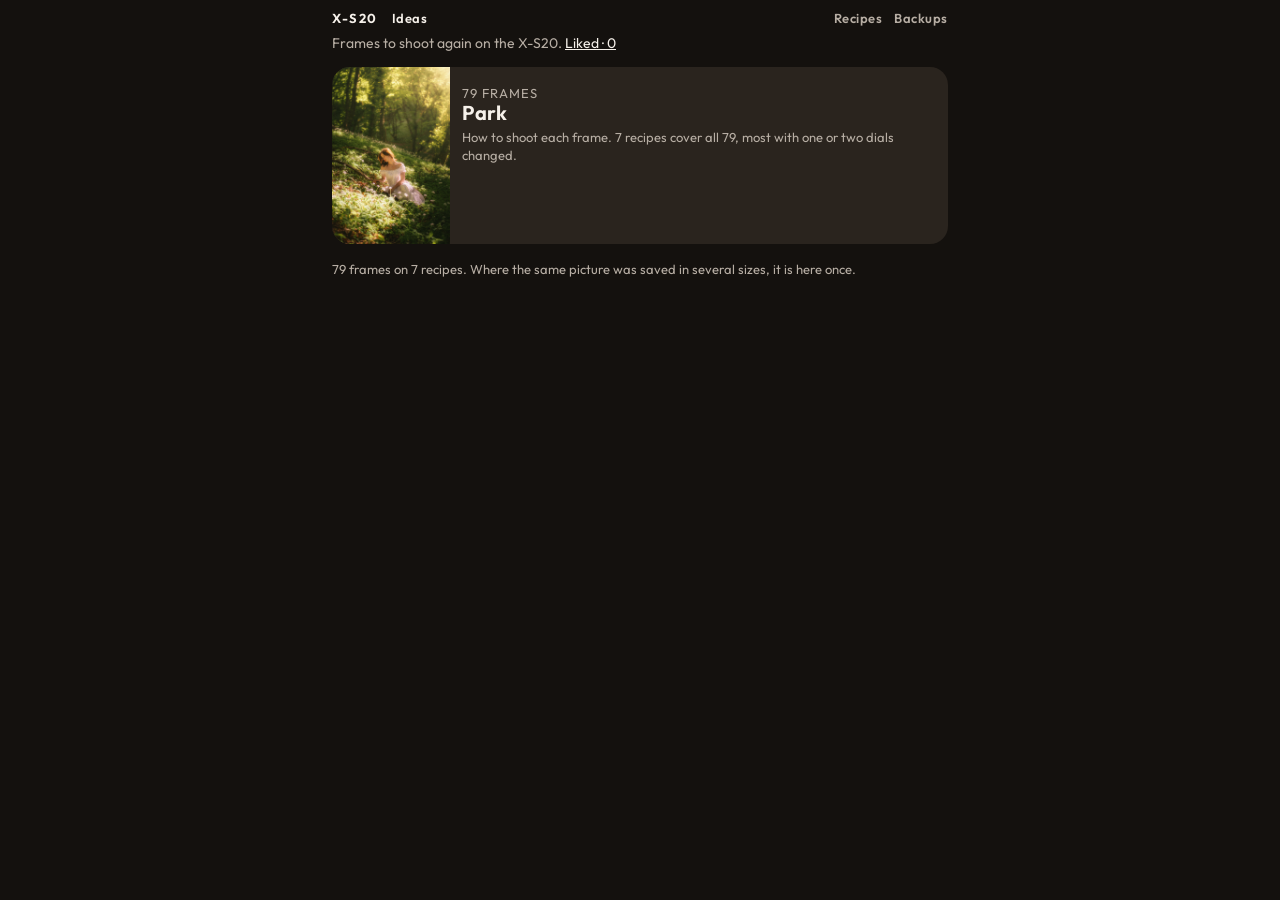
<file: ideas/index.html>
<!DOCTYPE html>
<html lang="en">
<head>
  <meta charset="utf-8">
  <meta name="viewport" content="width=device-width, initial-scale=1, viewport-fit=cover">
  <meta name="theme-color" content="#14110e">
  <link rel="icon" href="data:,">
  <title>Ideas · X-S20</title>
  <link rel="preconnect" href="https://fonts.googleapis.com">
  <link rel="preconnect" href="https://fonts.gstatic.com" crossorigin>
  <link href="https://fonts.googleapis.com/css2?family=Outfit:wght@420;580;680&display=swap" rel="stylesheet">
  <link rel="stylesheet" href="../ideas/ideas.css?v=6">
</head>
<body data-page="groups">
  <div class="app">
    <header>
      <div class="bar">
        <div class="brand-row">
          <p class="brand"><a href="../">X-S20</a></p>
          <a class="nav" href="../ideas/" aria-current="page">Ideas</a>
        </div>
        <div class="end">
          <a class="nav" href="../recipes/">Recipes</a>
          <a class="nav" href="../">Backups</a>
        </div>
      </div>
      <p class="lede" id="lede"></p>
    </header>
    <main id="main"></main>
  </div>
  <script src="../ideas/ideas-data.js"></script>
  <script src="../likes.js?v=2"></script>
  <script src="../ideas/ideas.js?v=8"></script>
</body>
</html>
</file>
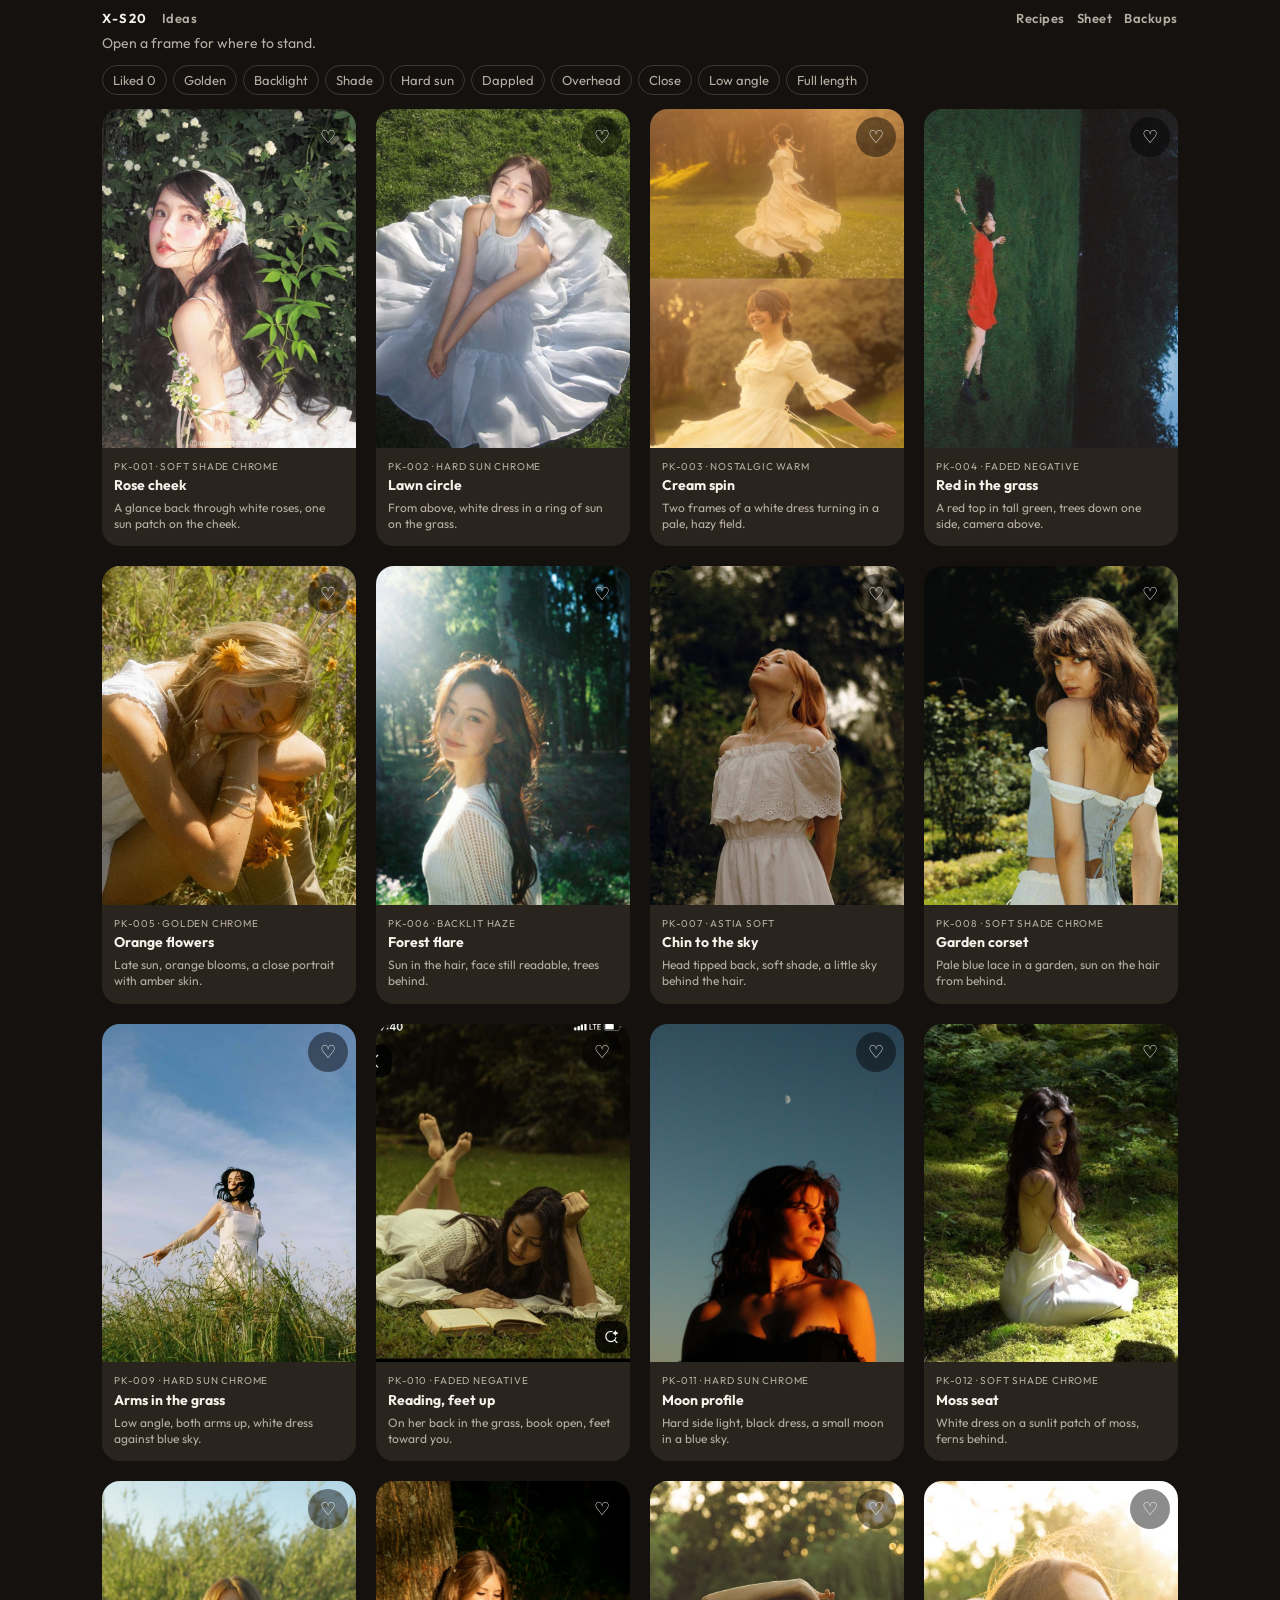
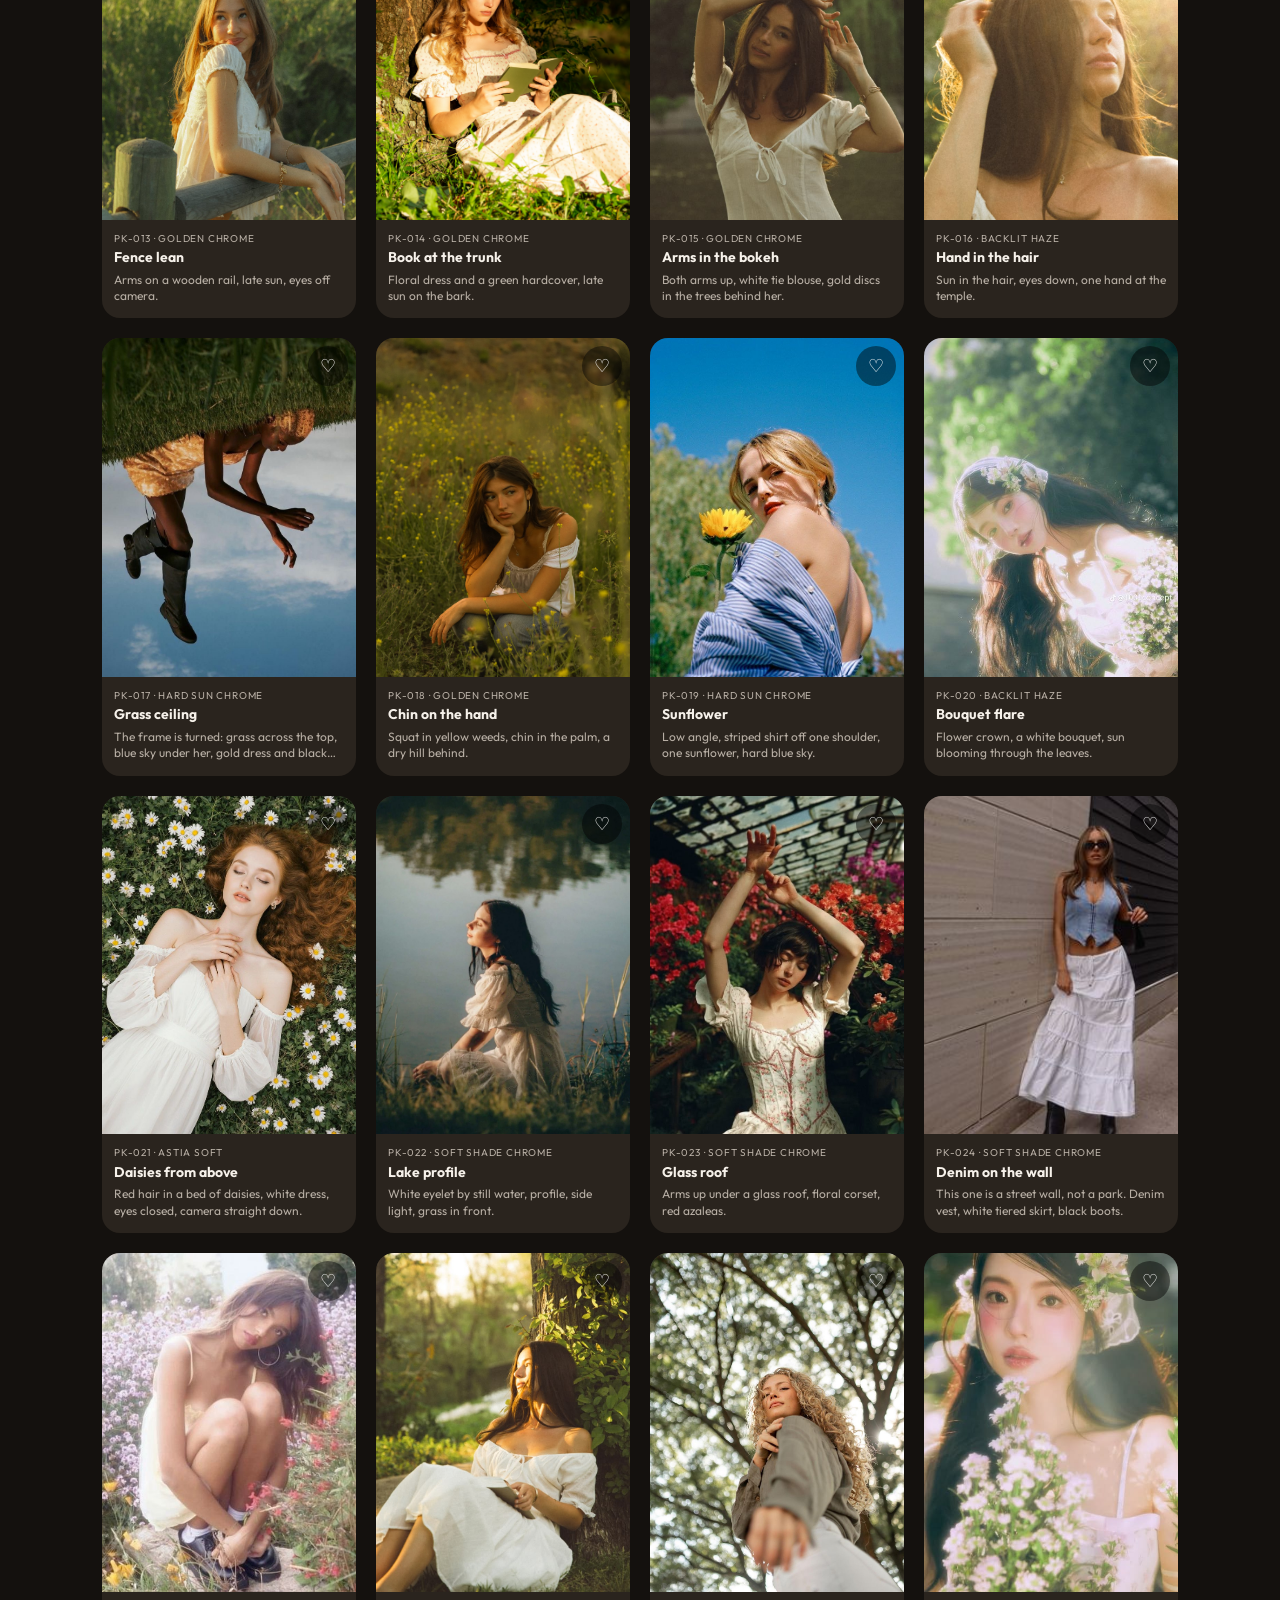
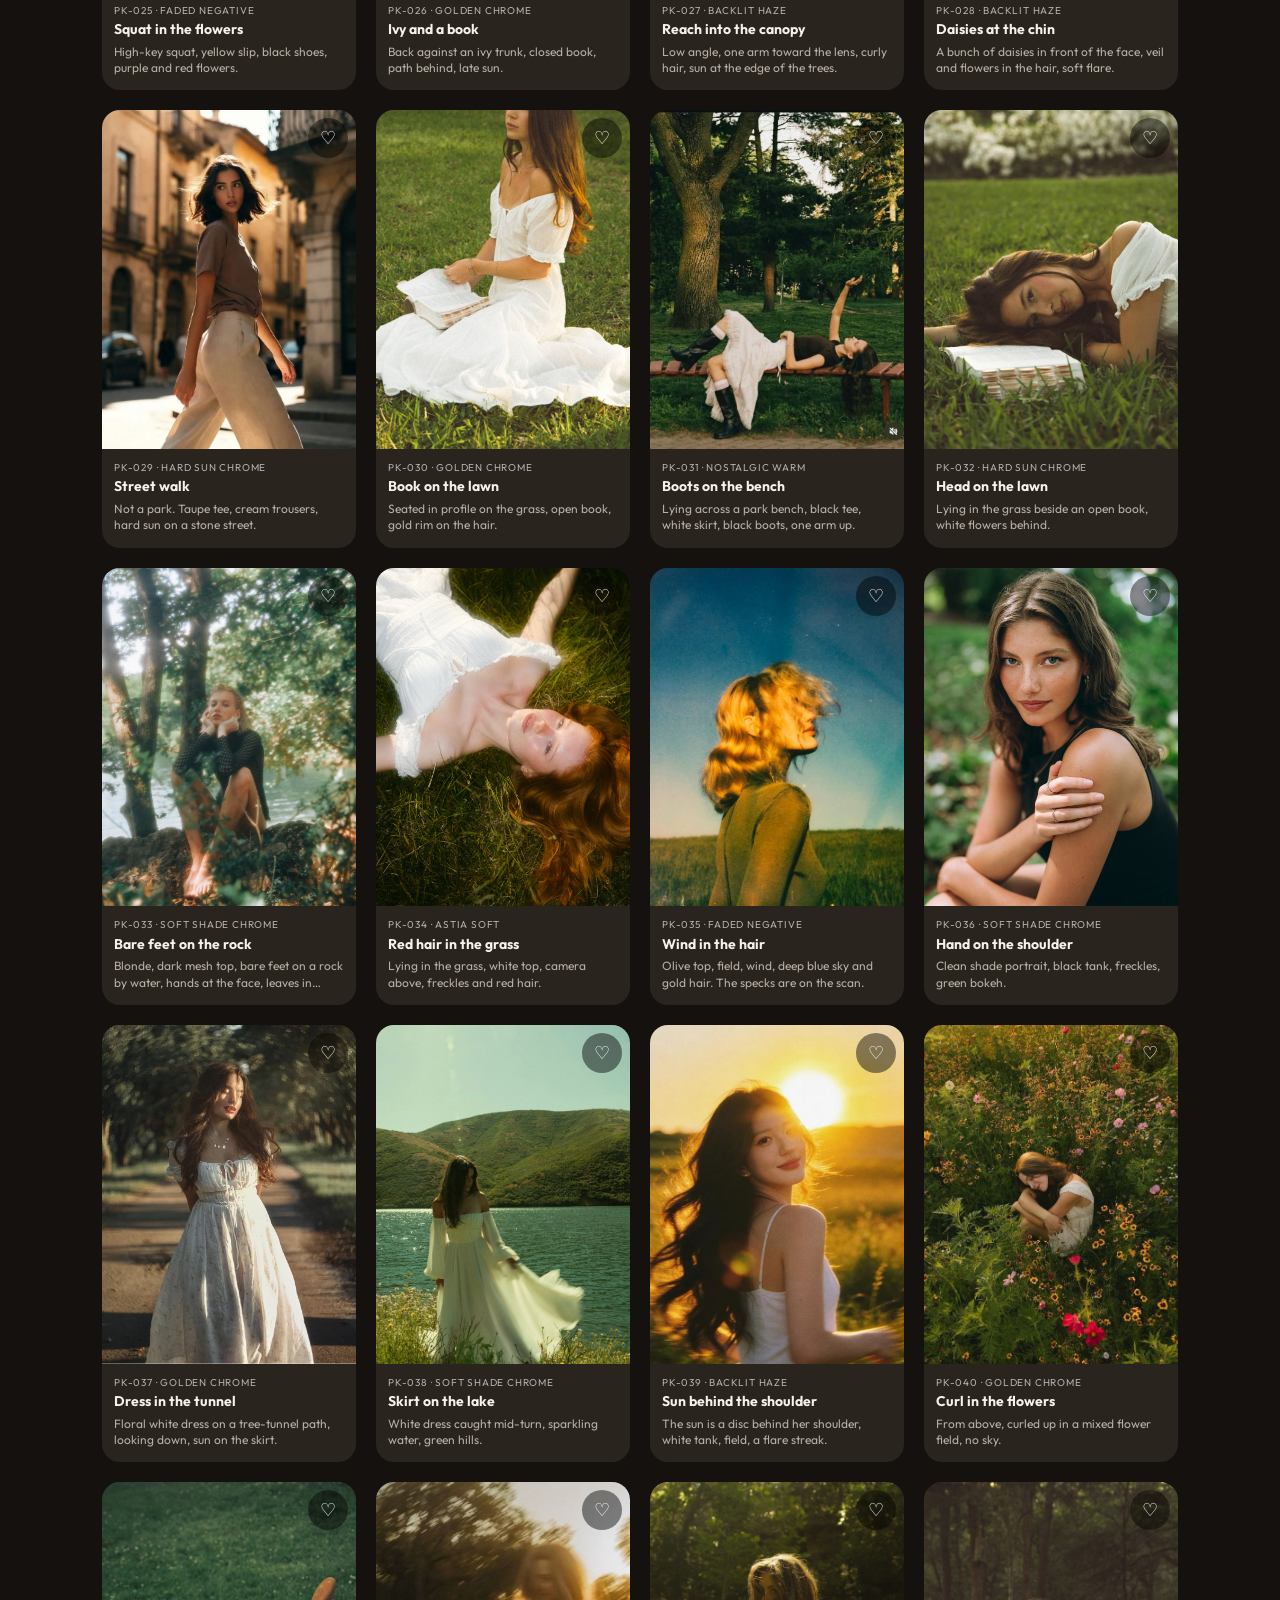
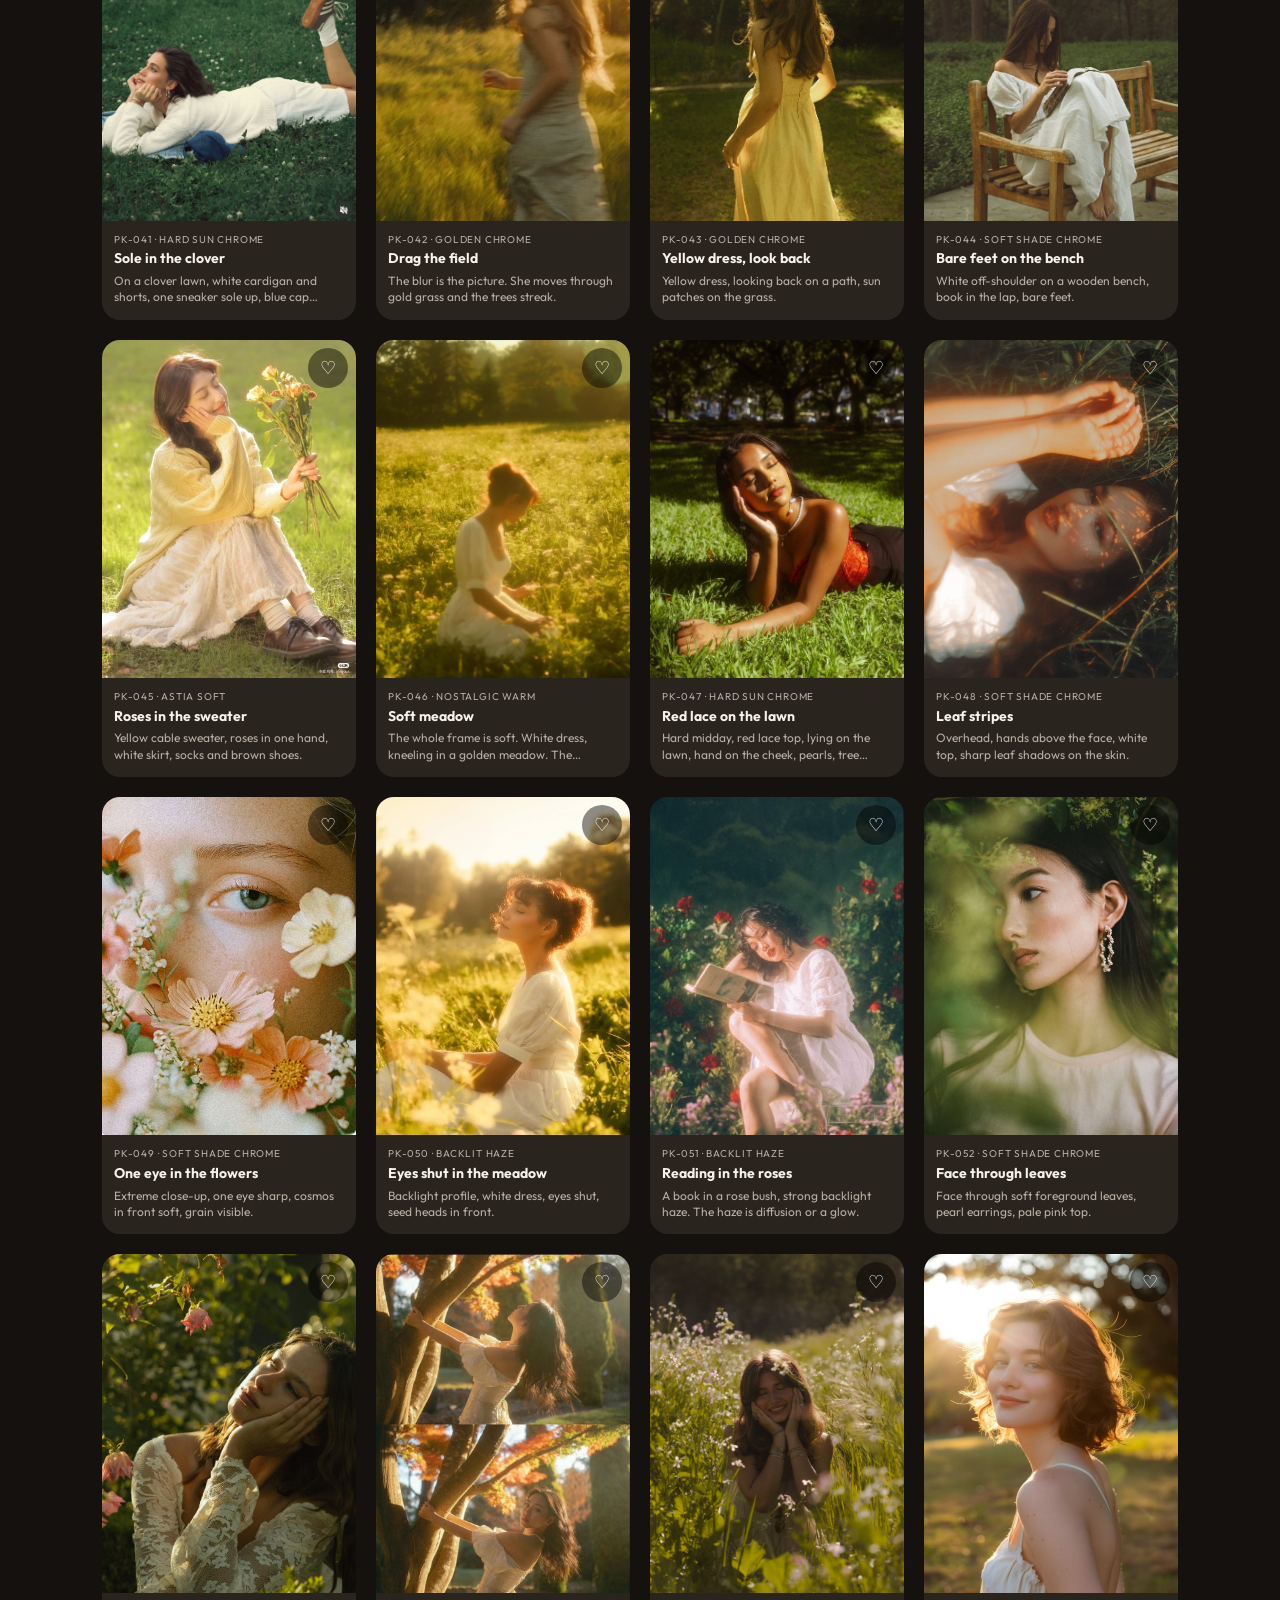
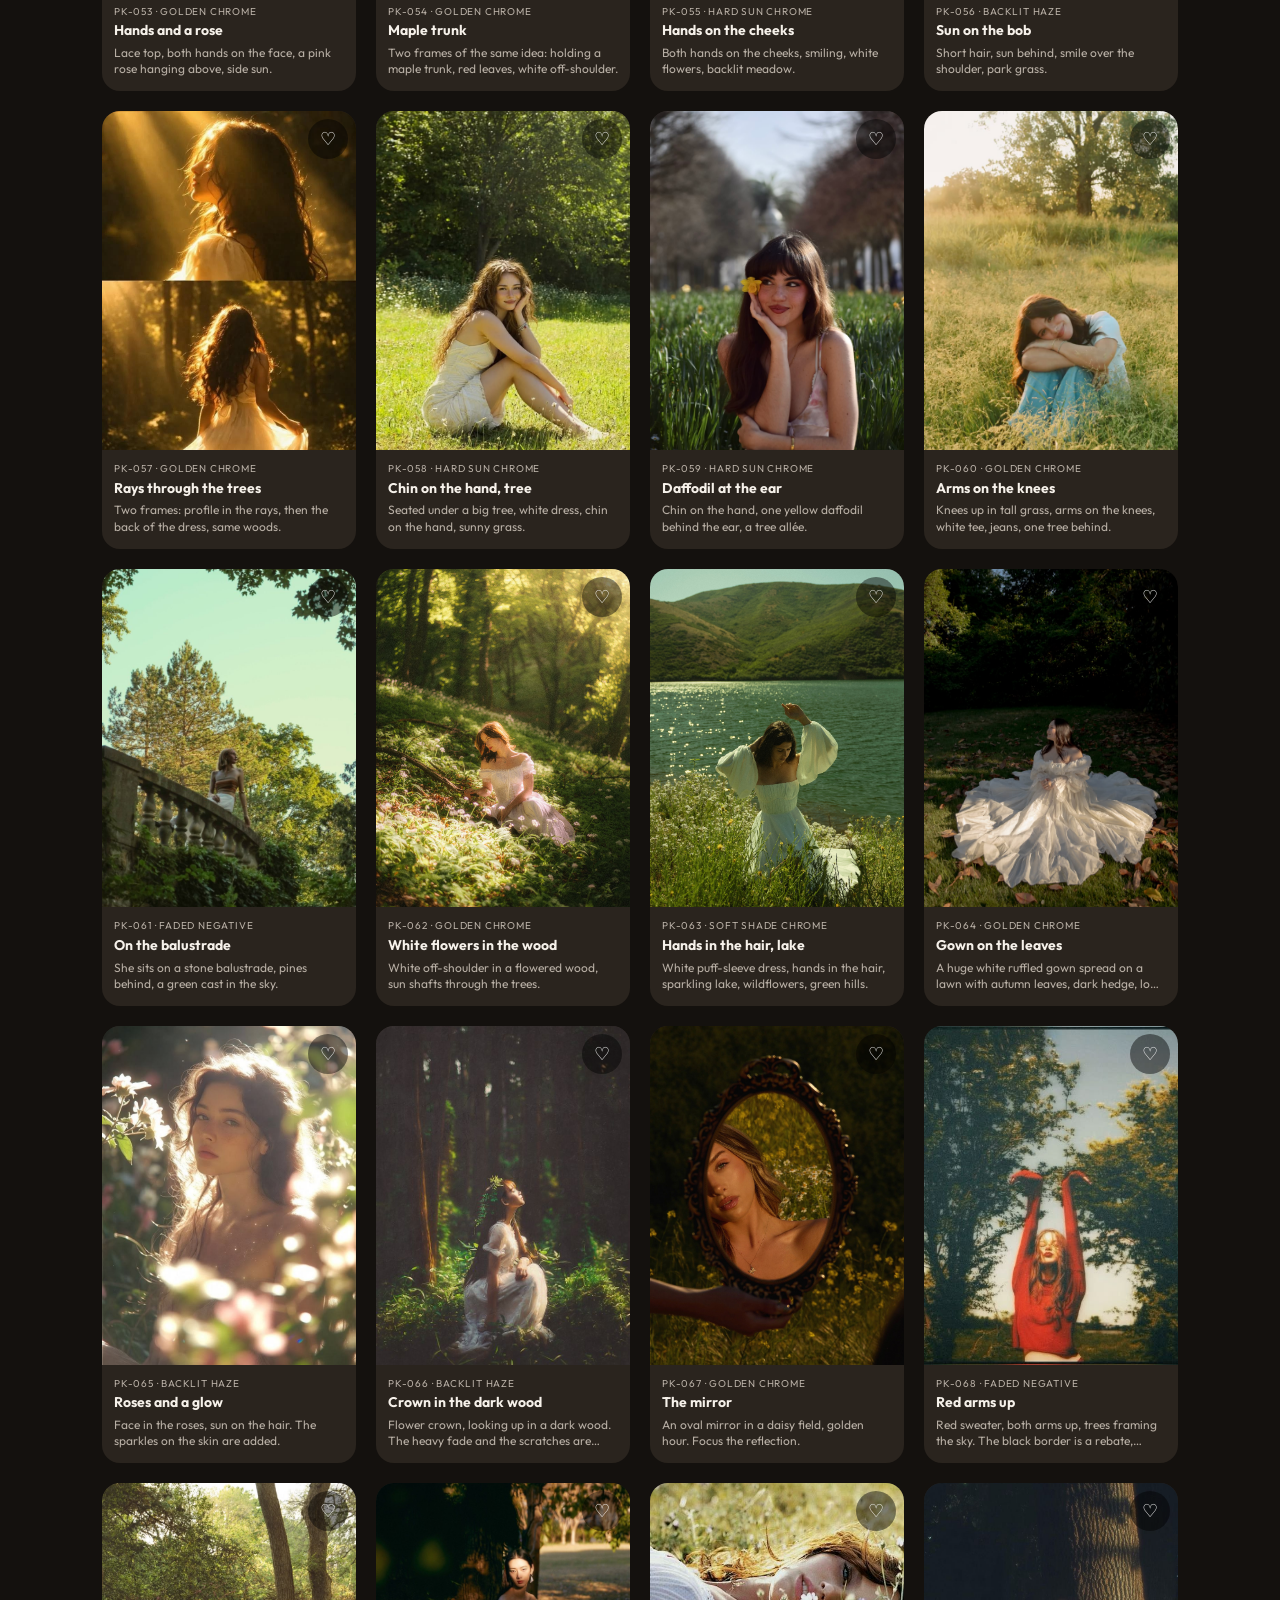
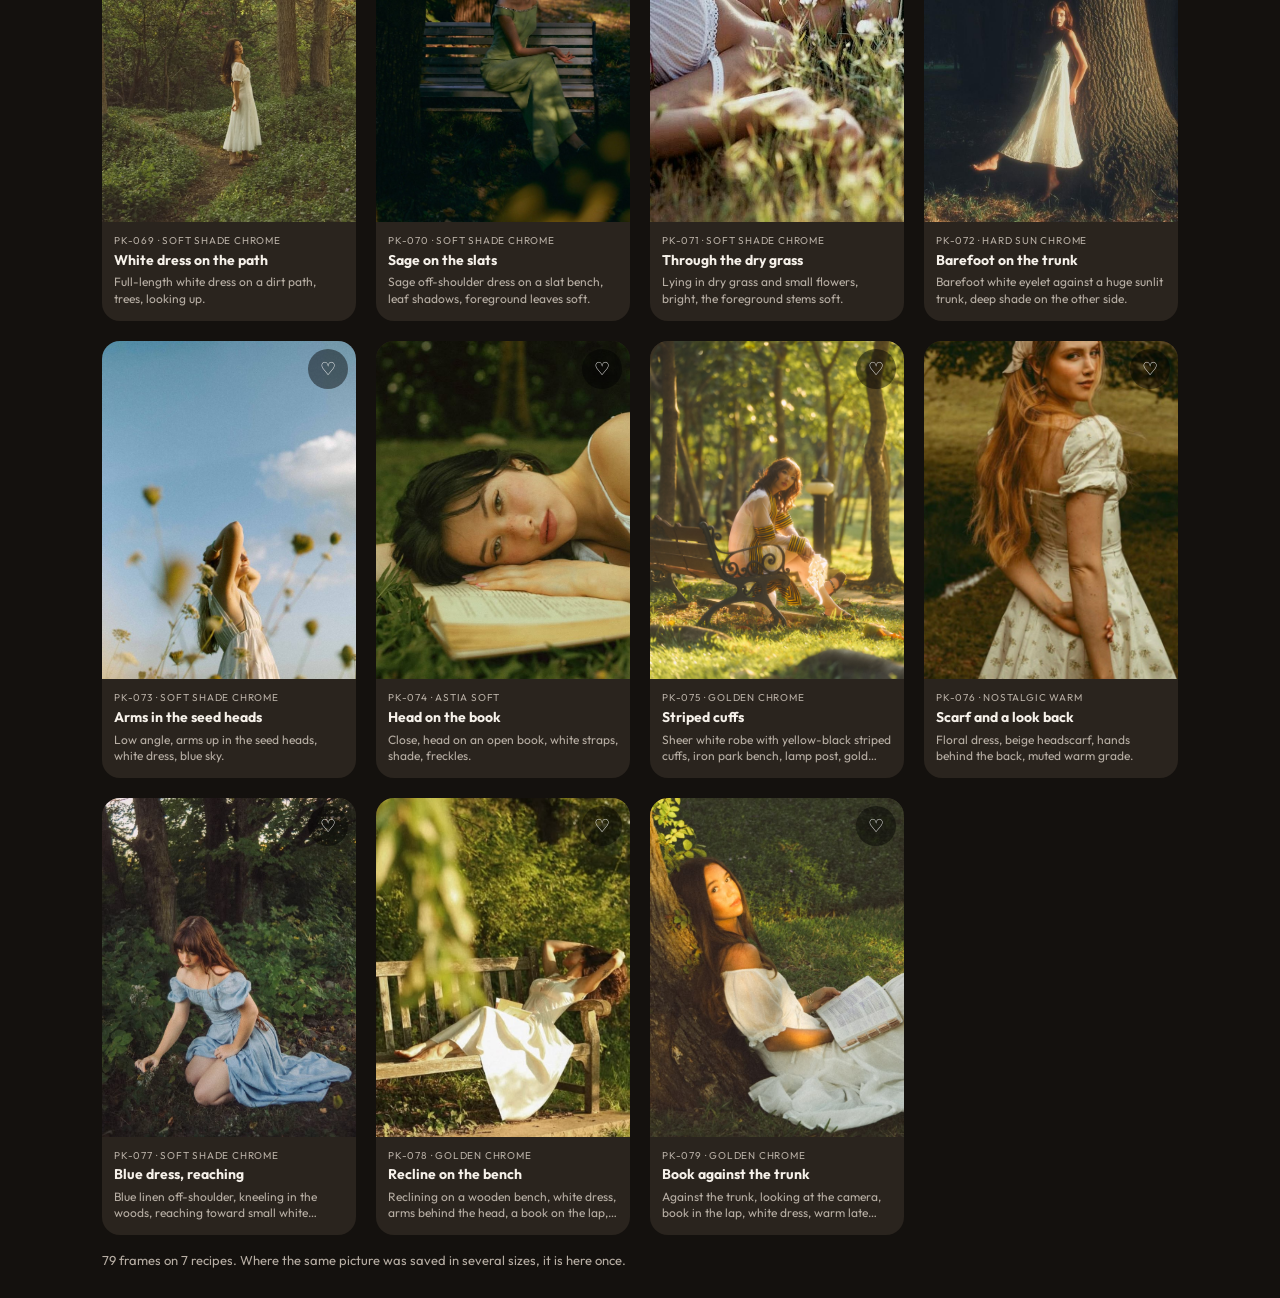
<file: ideas/park/index.html>
<!DOCTYPE html>
<html lang="en">
<head>
  <meta charset="utf-8">
  <meta name="viewport" content="width=device-width, initial-scale=1, viewport-fit=cover">
  <meta name="theme-color" content="#14110e">
  <link rel="icon" href="data:,">
  <title>Park · Ideas</title>
  <link rel="preconnect" href="https://fonts.googleapis.com">
  <link rel="preconnect" href="https://fonts.gstatic.com" crossorigin>
  <link href="https://fonts.googleapis.com/css2?family=Outfit:wght@420;580;680&display=swap" rel="stylesheet">
  <link rel="stylesheet" href="../../ideas/ideas.css?v=6">
</head>
<body data-page="park">
  <div class="app">
    <header>
      <div class="bar">
        <div class="brand-row">
          <p class="brand"><a href="../../">X-S20</a></p>
          <a class="nav" href="../../ideas/">Ideas</a>
        </div>
        <div class="end">
          <a class="nav" href="../../recipes/?group=park">Recipes</a>
          <a class="nav" href="../../ideas/park/recipes/">Sheet</a>
          <a class="nav" href="../../">Backups</a>
        </div>
      </div>
      <p class="lede" id="lede"></p>
      <div class="chips" id="filters"></div>
    </header>
    <main id="main"></main>
  </div>
  <script src="../../ideas/ideas-data.js?v=2"></script>
  <script src="../../ideas/fuji-triangle.js?v=1"></script>
  <script src="../../ideas/fuji-settings.js?v=6"></script>
  <script src="../../likes.js?v=2"></script>
  <script src="../../ideas/ideas.js?v=8"></script>
</body>
</html>
</file>
<file: ideas/ideas.css>
:root {
  --ink: #f6f1ea;
  --muted: #b7aea4;
  --bg: #14110e;
  --line: rgba(255, 255, 255, 0.16);
  --paper: #f6f1ea;
  --paper-ink: #1a140f;
  --paper-muted: #6b5e54;
}

* { box-sizing: border-box; }
html, body {
  margin: 0;
  background: var(--bg);
  color: var(--ink);
  font-family: Outfit, sans-serif;
}
body { min-height: 100dvh; }
a { color: inherit; }

.app {
  width: min(640px, 100%);
  margin: 0 auto;
  padding:
    calc(10px + env(safe-area-inset-top))
    12px
    calc(28px + env(safe-area-inset-bottom));
}

.bar { display: flex; justify-content: space-between; align-items: baseline; gap: 8px 12px; flex-wrap: wrap; }
@media (max-width: 520px) {
  .end { flex-basis: 100%; justify-content: flex-end; }
}
.end { display: flex; gap: 12px; align-items: baseline; flex-wrap: wrap; }
.brand-row { display: flex; align-items: baseline; gap: 14px; }
.brand {
  margin: 0;
  font-weight: 680;
  letter-spacing: 0.12em;
  font-size: 13px;
}
.brand a, .nav { text-decoration: none; }
.nav { color: var(--muted); font-size: 13px; font-weight: 580; letter-spacing: 0.04em; }
.nav[aria-current="page"] { color: var(--ink); }
.lede { margin: 8px 0 0; color: var(--muted); font-size: 14px; line-height: 1.35; }
.lede a { color: var(--ink); }

.chips { display: flex; flex-wrap: wrap; gap: 6px; margin-top: 12px; }
.chips button {
  font: inherit;
  color: var(--muted);
  cursor: pointer;
  background: transparent;
  border: 1px solid var(--line);
  border-radius: 999px;
  padding: 6px 10px;
  font-size: 13px;
}
.chips button[aria-pressed="true"] {
  background: var(--ink);
  color: #1a140f;
  border-color: var(--ink);
}

body[data-page="park"] .app,
body[data-page="recipes"] .app { width: min(1100px, 100%); }
.detail { width: min(640px, 100%); margin-inline: auto; }
.groups { display: grid; gap: 10px; margin-top: 14px; }
.gallery {
  display: grid;
  grid-template-columns: repeat(2, minmax(0, 1fr));
  gap: 12px;
  margin-top: 14px;
}
@media (min-width: 760px) {
  .gallery { grid-template-columns: repeat(3, minmax(0, 1fr)); gap: 16px; }
}
@media (min-width: 1040px) {
  .gallery { grid-template-columns: repeat(4, minmax(0, 1fr)); gap: 20px; }
}
.group, .card {
  display: block;
  text-decoration: none;
  color: inherit;
  background: #2a241e;
  border-radius: 18px;
  overflow: hidden;
}
.card { position: relative; }
.card > a { display: block; color: inherit; text-decoration: none; }
.heart {
  position: absolute;
  z-index: 2;
  top: 8px;
  right: 8px;
  width: 40px;
  height: 40px;
  padding: 0;
  display: grid;
  place-items: center;
  font: inherit;
  font-size: 18px;
  line-height: 1;
  cursor: pointer;
  border: 0;
  border-radius: 999px;
  background: rgba(0, 0, 0, 0.45);
  color: white;
}
.heart[aria-pressed="true"] { background: #e7d7c3; color: #1a140f; }
.title-line { display: flex; align-items: flex-start; gap: 10px; }
.title-line h2 { flex: 1; min-width: 0; }
.paper .heart { position: static; flex: 0 0 auto; }
.group { display: grid; grid-template-columns: 118px 1fr; min-height: 118px; }
.group img { width: 100%; height: 100%; object-fit: cover; display: block; }
.card img { width: 100%; height: auto; object-fit: cover; display: block; }
.group div, .card div { padding: 12px 12px 14px; }
.kicker {
  margin: 0 0 4px;
  font-size: 11px;
  letter-spacing: 0.08em;
  text-transform: uppercase;
  color: var(--muted);
}
.paper .kicker a { color: #6b5e54; text-decoration: none; }
.group h2 { margin: 0; font-size: 20px; line-height: 1.05; font-weight: 680; }
.card h2 { margin: 0; font-size: 14px; line-height: 1.2; font-weight: 680; }
.group p, .card p { margin: 6px 0 0; color: var(--muted); font-size: 13px; line-height: 1.35; }
.card p {
  font-size: 12px;
  display: -webkit-box;
  -webkit-line-clamp: 2;
  -webkit-box-orient: vertical;
  overflow: hidden;
}
.card img { aspect-ratio: 3 / 4; }
.tags { display: flex; flex-wrap: wrap; gap: 4px; margin-top: 8px; }
.tag {
  font-size: 11px;
  letter-spacing: 0.04em;
  text-transform: uppercase;
  border: 1px solid var(--line);
  border-radius: 999px;
  padding: 2px 7px;
  color: var(--muted);
}
.foot { margin: 16px 0 0; color: var(--muted); font-size: 13px; line-height: 1.4; }

.detail { margin-top: 8px; }
.back {
  display: inline-block;
  margin: 8px 0 10px;
  color: var(--muted);
  text-decoration: none;
  font-size: 13px;
}
.frame {
  background: #0c0a08;
  border-radius: 18px;
  overflow: hidden;
}
.frame img { width: 100%; max-height: 62vh; object-fit: contain; display: block; background: #0c0a08; }
.paper {
  margin-top: 10px;
  background: var(--paper);
  color: var(--paper-ink);
  border-radius: 18px;
  padding: 14px 14px 18px;
}
.paper h2 { margin: 0; font-size: 26px; line-height: 1.05; }
.paper .sub { margin: 4px 0 0; color: var(--paper-muted); font-size: 14px; }
.paper .tags { margin-top: 10px; }
.paper .tag { border-color: #e4d9cc; color: #6b5e54; }
.dials { container-type: inline-size; margin-top: 10px; min-width: 0; }
.sim { display: flex; align-items: center; gap: 8px; margin-bottom: 6px; }
.sim i { width: 14px; height: 14px; border-radius: 4px; display: block; border: 1px solid rgba(0,0,0,0.12); }
.sim b { font-size: 14px; font-weight: 680; }
.dial-split { display: grid; gap: 10px 14px; }
@container (min-width: 460px) {
  .dial-split { grid-template-columns: 1.15fr 0.85fr; align-items: start; }
}
.ec { display: block; width: 100%; height: 8px; margin-top: 3px; }
.ec .track, .srow .track { stroke: #cfc3b6; stroke-width: 1.5; }
.ec .zero, .srow .zero { stroke: #8a7b6e; stroke-width: 1; }
.ec circle, .srow circle, .wb circle { fill: #1a140f; }
.segs { display: grid; gap: 4px; margin-top: 6px; }
.seg { display: grid; grid-template-columns: 52px 1fr; align-items: center; gap: 6px; }
.seg span { font-size: 10px; letter-spacing: 0.04em; text-transform: uppercase; color: #6b5e54; }
.grain-size { font-size: 10px; color: #6b5e54; }
.seg div { display: grid; grid-template-columns: repeat(3, 1fr); border: 1px solid #e4d9cc; border-radius: 6px; overflow: hidden; }
.seg i { font-style: normal; text-align: center; font-size: 10px; padding: 2px 0; color: #6b5e54; background: transparent; }
.seg i.on { background: #1a140f; color: #f6f1ea; }
.grain-size { margin: 2px 0 0; }
.sliders { display: grid; gap: 3px; }
.srow { display: grid; grid-template-columns: 42px 1fr 36px; align-items: center; gap: 4px; }
.srow span, .srow b { font-size: 11px; color: #6b5e54; }
.srow b { text-align: right; color: #1a140f; font-weight: 680; }
.srow svg { width: 100%; height: 12px; display: block; }
.wb { display: flex; align-items: center; gap: 8px; margin-top: 6px; }
.wb svg { width: 52px; height: 52px; flex: 0 0 auto; }
.wb rect { fill: #f3ebe3; stroke: #e4d9cc; }
.wb line { stroke: #cfc3b6; stroke-width: 0.6; }
.wb b { font-size: 11px; font-weight: 580; line-height: 1.25; }
.lcd {
  display: grid;
  grid-template-columns: repeat(5, minmax(0, 1fr));
  gap: 4px;
  padding: 6px 4px;
  background: #efe8df;
  border: 1px solid #e4d9cc;
  border-radius: 10px;
}
.lcd div { min-width: 0; text-align: center; }
.lcd span {
  display: block;
  font-size: 9px;
  letter-spacing: 0.03em;
  text-transform: uppercase;
  color: #6b5e54;
  line-height: 1.1;
  white-space: nowrap;
}
.lcd b {
  display: block;
  margin-top: 1px;
  font-size: 15px;
  font-weight: 680;
  line-height: 1.15;
  white-space: nowrap;
}
.dial-chips {
  display: flex;
  flex-wrap: wrap;
  gap: 4px;
  margin-top: 6px;
}
.dial-chips span {
  font-size: 11px;
  line-height: 1.2;
  padding: 2px 6px;
  border-radius: 999px;
  background: #efe8df;
  color: #1a140f;
}
@container (max-width: 440px) {
  .lcd { grid-template-columns: repeat(3, minmax(0, 1fr)); }
  .lcd b { font-size: 14px; }
}
.jumps {
  display: flex;
  flex-wrap: wrap;
  gap: 6px;
  margin-top: 8px;
  padding-bottom: 2px;
}
.jumps button {
  flex: 0 0 auto;
  font: inherit;
  font-size: 12px;
  color: #1a140f;
  background: transparent;
  border: 1px solid #e4d9cc;
  border-radius: 999px;
  padding: 4px 8px;
}
.recipes { display: grid; gap: 16px; margin-top: 16px; }
.recipe {
  display: grid;
  grid-template-columns: 148px minmax(0, 1fr);
  gap: 14px;
  align-items: start;
  background: var(--paper);
  color: var(--paper-ink);
  border-radius: 18px;
  overflow: hidden;
}
.recipe > a { display: block; min-height: 148px; }
.recipe img {
  width: 100%;
  height: 100%;
  min-height: 180px;
  object-fit: cover;
  display: block;
}
.recipe div { padding: 10px 12px 12px 0; min-width: 0; }
@media (max-width: 640px) {
  .recipe { grid-template-columns: 1fr; gap: 0; }
  .recipe > a { min-height: 0; }
  .recipe img { height: 220px; min-height: 0; }
  .recipe div { padding: 10px 12px 14px; }
}
.recipe .dials { margin-top: 6px; }
.recipe h2 { margin: 0 0 6px; font-size: 18px; line-height: 1.15; font-weight: 680; }
.recipe h2 a { text-decoration: none; }
.recipe .spec-lines p { overflow-wrap: anywhere; }
.paper section { scroll-margin-top: 12px; }
.paper h3 {
  margin: 16px 0 4px;
  font-size: 11px;
  letter-spacing: 0.08em;
  text-transform: uppercase;
  color: #6b5e54;
}
.paper section h3 + h3 { margin-top: 12px; }
#sec-exposure { margin-top: 10px; }
#sec-exposure .dials { margin-top: 0; }
.paper p, .paper li { margin: 0; font-size: 15px; line-height: 1.4; }
.paper p + p, .paper ul, .paper ol, .paper table { margin-top: 8px; }
.paper ul, .paper ol { margin: 0; padding-left: 18px; }
.paper li + li { margin-top: 6px; }
.paper table { width: 100%; border-collapse: collapse; margin-top: 4px; }
.paper td {
  padding: 5px 0;
  border-bottom: 1px solid #e4d9cc;
  vertical-align: top;
  font-size: 14px;
}
.paper td:first-child { width: 46%; color: #6b5e54; }
.paper td:last-child { text-align: right; font-weight: 580; }
.paper a { color: #1a140f; }
.dial td { font-size: 15px; }
.soon { opacity: 0.72; }
.empty { color: var(--muted); }

/* Base recipe + change */
.paper .kicker .label { margin-left: 6px; letter-spacing: 0.02em; text-transform: none; color: #8a7b6e; }
.base-line { display: flex; flex-wrap: wrap; align-items: center; gap: 6px 8px; margin-top: 10px; }
.base-name { font-size: 15px; font-weight: 680; color: #1a140f; text-decoration: none; }
.code {
  font-size: 11px;
  font-weight: 580;
  letter-spacing: 0.06em;
  padding: 2px 6px;
  border-radius: 6px;
  background: #efe8df;
  color: #6b5e54;
  white-space: nowrap;
}
.deltas { display: inline-flex; flex-wrap: wrap; gap: 4px; }
.delta {
  font-size: 12px;
  font-weight: 680;
  padding: 2px 8px;
  border-radius: 999px;
  background: #1a140f;
  color: #f6f1ea;
  white-space: nowrap;
}
.delta.same { background: transparent; color: #6b5e54; border: 1px solid #e4d9cc; font-weight: 580; }
.card .kicker { margin: 0 0 4px; font-size: 10px; display: block; -webkit-line-clamp: unset; }
.base-block { margin-top: 22px; scroll-margin-top: 12px; }
.base-head { margin: 0; display: flex; flex-wrap: wrap; align-items: baseline; gap: 6px 10px; font-size: 20px; font-weight: 680; }
.base-head a { text-decoration: none; }
.base-head .code { background: #2a241e; color: var(--muted); }
.base-head .count { font-size: 13px; color: var(--muted); font-weight: 580; }
.base-block .recipes { margin-top: 10px; }
.recipe .deltas { margin: 0 0 4px; }
.lede a { color: var(--ink); }
</file>
